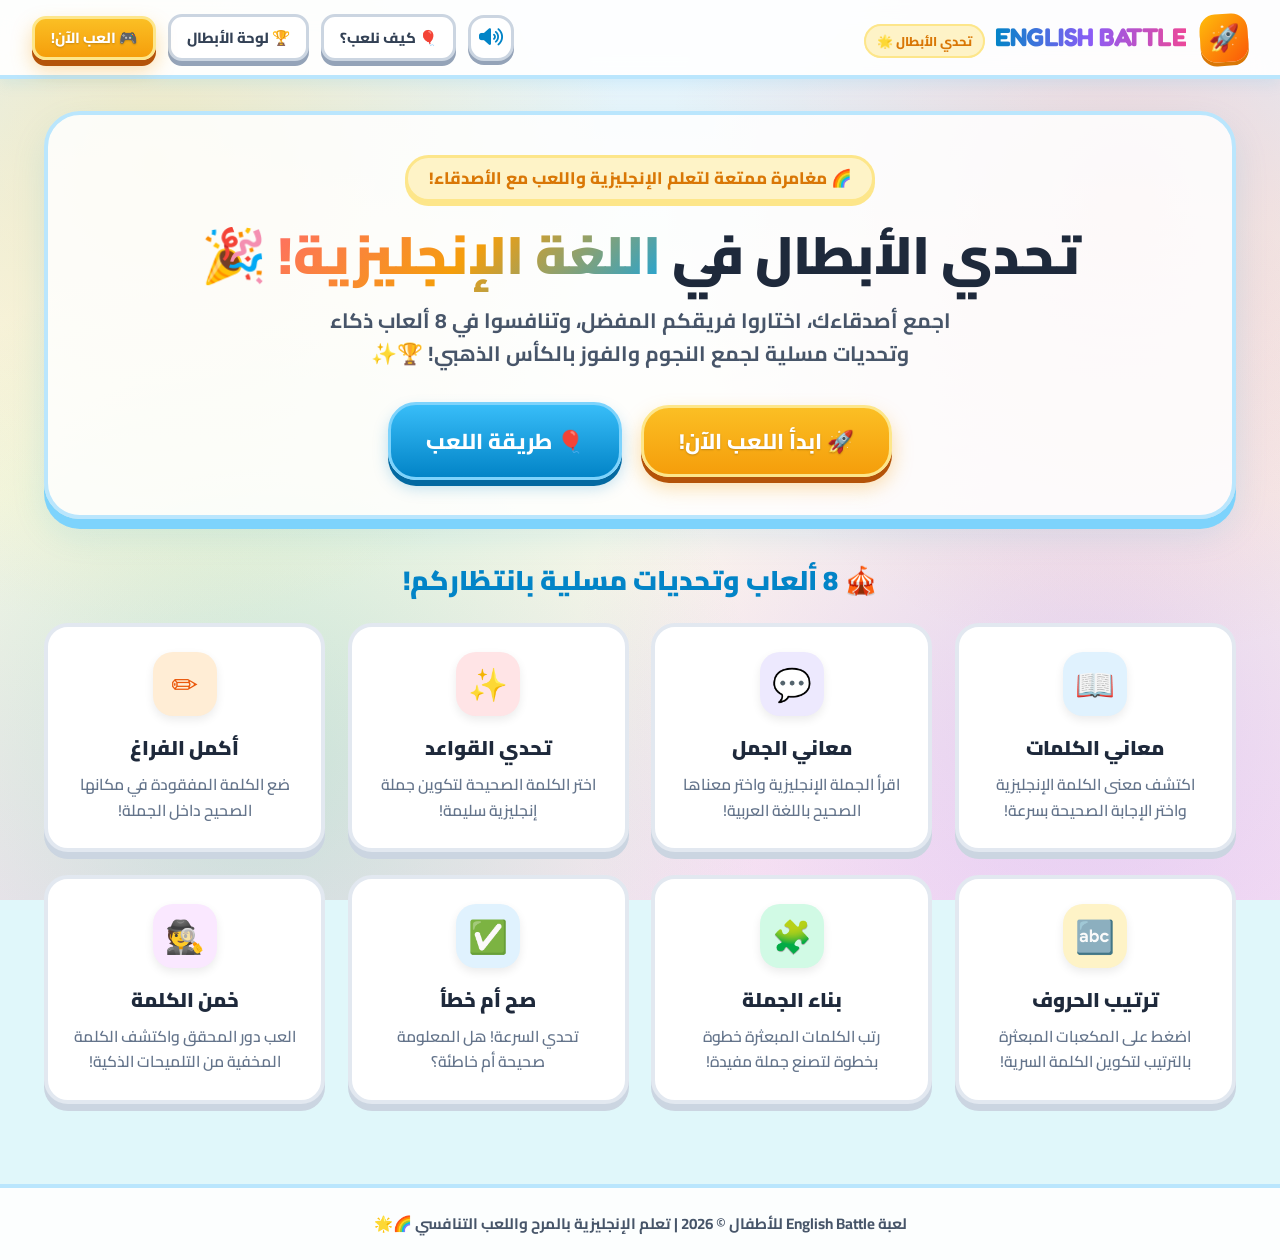
<file: index.html>
<!DOCTYPE html>
<html lang="ar" dir="rtl">
<head>
    <meta charset="UTF-8">
    <meta name="viewport" content="width=device-width, initial-scale=1.0">
    <title>English Battle | لعبة تحدي الأبطال بالإنجليزية</title>
    <link rel="stylesheet" href="css/main.css">
    <link rel="stylesheet" href="css/responsive.css">
    <link rel="stylesheet" href="https://cdnjs.cloudflare.com/ajax/libs/font-awesome/6.4.0/css/all.min.css">
</head>
<body>
    <header class="top-nav">
        <a href="index.html" class="nav-brand">
            <div class="brand-icon">🚀</div>
            <div>
                <span class="brand-title font-en">ENGLISH BATTLE</span>
                <span class="brand-badge">تحدي الأبطال 🌟</span>
            </div>
        </a>
        <div class="nav-actions">
            <button id="btn-sound-toggle" class="btn-icon" title="كتم / تفعيل الصوت"><i class="fa-solid fa-volume-high"></i></button>
            <button id="btn-how-to-play" class="btn btn-secondary btn-sm">🎈 كيف نلعب؟</button>
            <button id="btn-view-history" class="btn btn-secondary btn-sm">🏆 لوحة الأبطال</button>
            <a href="setup.html" class="btn btn-gold btn-sm">🎮 العب الآن!</a>
        </div>
    </header>

    <main class="main-container">
        <section class="hero-section">
            <div class="hero-badge">🌈 مغامرة ممتعة لتعلم الإنجليزية واللعب مع الأصدقاء!</div>
            <h1 class="hero-title">تحدي الأبطال في <span>اللغة الإنجليزية!</span> 🎉</h1>
            <p class="hero-subtitle">اجمع أصدقاءك، اختاروا فريقكم المفضل، وتنافسوا في 8 ألعاب ذكاء وتحديات مسلية لجمع النجوم والفوز بالكأس الذهبي! 🏆✨</p>
            <div class="hero-cta">
                <a href="setup.html" class="btn btn-gold btn-lg">🚀 ابدأ اللعب الآن!</a>
                <button id="btn-quick-rules" class="btn btn-primary btn-lg">🎈 طريقة اللعب</button>
            </div>
        </section>

        <div id="last-result-container" style="display: none; margin-bottom: 2.5rem;"></div>

        <h2 style="font-size: 1.7rem; font-weight: 900; margin-bottom: 1.25rem; text-align: center; color: #0284c7;">
            🎪 8 ألعاب وتحديات مسلية بانتظاركم!
        </h2>
        <div class="features-grid">
            <div class="feature-box">
                <div class="feature-icon" style="background: #e0f2fe; color: #0284c7;">📖</div>
                <h3 class="feature-title">معاني الكلمات</h3>
                <p class="feature-desc">اكتشف معنى الكلمة الإنجليزية واختر الإجابة الصحيحة بسرعة!</p>
            </div>
            <div class="feature-box">
                <div class="feature-icon" style="background: #ede9fe; color: #7c3aed;">💬</div>
                <h3 class="feature-title">معاني الجمل</h3>
                <p class="feature-desc">اقرأ الجملة الإنجليزية واختر معناها الصحيح باللغة العربية!</p>
            </div>
            <div class="feature-box">
                <div class="feature-icon" style="background: #ffe4e6; color: #e11d48;">✨</div>
                <h3 class="feature-title">تحدي القواعد</h3>
                <p class="feature-desc">اختر الكلمة الصحيحة لتكوين جملة إنجليزية سليمة!</p>
            </div>
            <div class="feature-box">
                <div class="feature-icon" style="background: #ffedd5; color: #ea580c;">✏️</div>
                <h3 class="feature-title">أكمل الفراغ</h3>
                <p class="feature-desc">ضع الكلمة المفقودة في مكانها الصحيح داخل الجملة!</p>
            </div>
            <div class="feature-box">
                <div class="feature-icon" style="background: #fef3c7; color: #d97706;">🔤</div>
                <h3 class="feature-title">ترتيب الحروف</h3>
                <p class="feature-desc">اضغط على المكعبات المبعثرة بالترتيب لتكوين الكلمة السرية!</p>
            </div>
            <div class="feature-box">
                <div class="feature-icon" style="background: #d1fae5; color: #059669;">🧩</div>
                <h3 class="feature-title">بناء الجملة</h3>
                <p class="feature-desc">رتب الكلمات المبعثرة خطوة بخطوة لتصنع جملة مفيدة!</p>
            </div>
            <div class="feature-box">
                <div class="feature-icon" style="background: #e0f2fe; color: #0369a1;">✅</div>
                <h3 class="feature-title">صح أم خطأ</h3>
                <p class="feature-desc">تحدي السرعة! هل المعلومة صحيحة أم خاطئة؟</p>
            </div>
            <div class="feature-box">
                <div class="feature-icon" style="background: #fae8ff; color: #a21caf;">🕵️</div>
                <h3 class="feature-title">خمن الكلمة</h3>
                <p class="feature-desc">العب دور المحقق واكتشف الكلمة المخفية من التلميحات الذكية!</p>
            </div>
        </div>
    </main>

    <div id="modal-how-to-play" class="modal-overlay">
        <div class="modal-content">
            <div class="modal-header">
                <h2 class="modal-title">🎈 كيف نلعب ونفوز؟</h2>
                <button class="modal-close" data-close="modal-how-to-play">&times;</button>
            </div>
            <div style="display: flex; flex-direction: column; gap: 1rem; color: #334155; font-weight: 700; line-height: 1.7;">
                <p>🦁 <strong>1. اختاروا فرقكم:</strong> كونوا فريقين أو 3 أو 4 فرق، واختاروا اسماً ولوناً مبهجاً لكل فريق.</p>
                <p>🎯 <strong>2. اللعب بالدور تلقائياً:</strong> اللعبة تحدد دور كل فريق بالتناوب، ويظهر اسم الفريق في أعلى الشاشة.</p>
                <p>⚡ <strong>3. إجابة فورية ونقاط تلقائية:</strong> بمجرد الضغط على الإجابة الصحيحة، تحصلون على النقاط فوراً مع مكافأة سرعة إضافية!</p>
                <p>🏆 <strong>4. الفوز بالكأس:</strong> في نهاية الأسئلة، نحتفل بالفريق البطل على منصة التتويج!</p>
            </div>
            <div style="margin-top: 1.5rem; text-align: left;">
                <button class="btn btn-primary btn-sm" data-close="modal-how-to-play">هيا نلعب! 🚀</button>
            </div>
        </div>
    </div>

    <div id="modal-history" class="modal-overlay">
        <div class="modal-content" style="max-width: 720px;">
            <div class="modal-header">
                <h2 class="modal-title">🏆 لوحة الأبطال السابقة</h2>
                <button class="modal-close" data-close="modal-history">&times;</button>
            </div>
            <div id="history-list-container" style="max-height: 350px; overflow-y: auto;"></div>
            <div style="margin-top: 1.5rem; display: flex; justify-content: space-between; align-items: center;">
                <button id="btn-clear-history" class="btn btn-danger btn-sm"><i class="fa-solid fa-trash-can"></i> مسح السجل</button>
                <button class="btn btn-secondary btn-sm" data-close="modal-history">إغلاق</button>
            </div>
        </div>
    </div>

    <footer class="footer">
        <p>لعبة <strong>English Battle</strong> للأطفال &copy; 2026 | تعلم الإنجليزية بالمرح واللعب التنافسي 🌈🌟</p>
    </footer>

    <script src="js/storage.js"></script>
    <script src="js/audio.js"></script>
    <script src="js/questions_data.js"></script>
    <script src="js/questions.js"></script>
    <script src="js/app.js"></script>
</body>
</html>
</file>
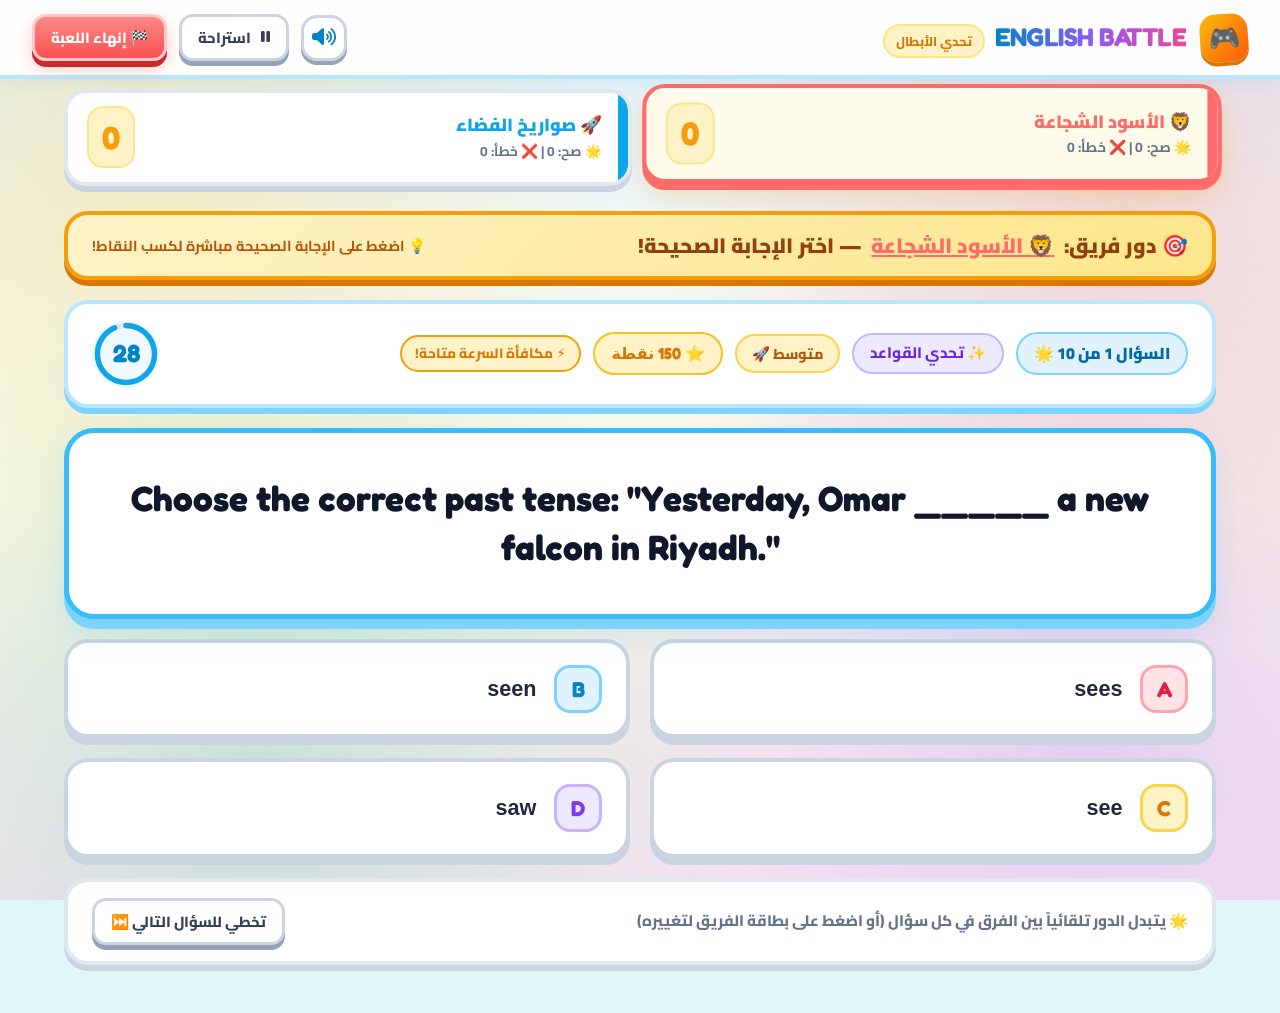
<file: game.html>
<!DOCTYPE html>
<html lang="ar" dir="rtl">
<head>
    <meta charset="UTF-8">
    <meta name="viewport" content="width=device-width, initial-scale=1.0">
    <title>ساحة اللعب | English Battle</title>
    <link rel="stylesheet" href="css/main.css">
    <link rel="stylesheet" href="css/game.css">
    <link rel="stylesheet" href="css/responsive.css">
    <link rel="stylesheet" href="https://cdnjs.cloudflare.com/ajax/libs/font-awesome/6.4.0/css/all.min.css">
</head>
<body class="game-body">
    <header class="top-nav">
        <div class="nav-brand">
            <div class="brand-icon">🎮</div>
            <div>
                <span class="brand-title font-en">ENGLISH BATTLE</span>
                <span class="brand-badge" id="match-stage-badge">تحدي الأبطال</span>
            </div>
        </div>
        <div class="nav-actions">
            <button id="btn-sound-toggle" class="btn-icon" title="كتم / تفعيل الصوت"><i class="fa-solid fa-volume-high"></i></button>
            <button id="btn-pause-timer" class="btn btn-secondary btn-sm"><i class="fa-solid fa-pause"></i> <span id="pause-btn-text">استراحة</span></button>
            <button id="btn-end-match" class="btn btn-danger btn-sm">🏁 إنهاء اللعبة</button>
        </div>
    </header>

    <div id="scoreboard-bar" class="scoreboard-bar"></div>

    <main class="game-layout">
        <!-- Turn Indicator Banner -->
        <div class="turn-banner">
            <div id="turn-banner-text" class="turn-banner-title">🎯 دور الفريق الأول!</div>
            <div style="font-size: 0.9rem; font-weight: 700; color: #b45309;">💡 اضغط على الإجابة الصحيحة مباشرة لكسب النقاط!</div>
        </div>

        <div class="question-header">
            <div class="question-meta-group">
                <span id="q-counter" class="q-counter-badge">السؤال 1 من 10 🌟</span>
                <span id="q-category" class="q-category-badge">📖 معاني الكلمات</span>
                <span id="q-difficulty" class="q-diff-badge q-diff-medium">متوسط</span>
                <span id="q-points" class="q-points-badge">⭐ 150 نقطة</span>
                <span id="speed-bonus-badge" style="display: none; background: #fef3c7; border: 2px solid #f59e0b; color: #d97706; padding: 0.35rem 0.85rem; border-radius: var(--radius-full); font-size: 0.85rem; font-weight: 800;">
                    ⚡ مكافأة السرعة متاحة!
                </span>
            </div>
            <div class="timer-container">
                <div id="timer-circle" class="timer-circle">
                    <svg viewBox="0 0 100 100">
                        <circle class="circle-bg" cx="50" cy="50" r="42"></circle>
                        <circle id="timer-progress" class="circle-progress" cx="50" cy="50" r="42" stroke-dasharray="263.89" stroke-dashoffset="0"></circle>
                    </svg>
                    <span id="timer-display" class="timer-text">30</span>
                </div>
            </div>
        </div>

        <div class="question-stage-card">
            <div id="question-text" class="question-text">Loading Question...</div>
            <div id="question-subhint" class="question-subhint" style="display: none;"></div>
        </div>

        <div id="challenge-arena"></div>

        <!-- Instant Kid-Friendly Feedback & Next Question Box -->
        <div id="explanation-box" class="explanation-box">
            <div class="explanation-header">
                <span id="explanation-title">🎉 رائع!</span>
                <button id="btn-next-question" class="btn btn-primary">
                    <span>السؤال التالي ⏭️</span>
                </button>
            </div>
            <div id="explanation-text" class="explanation-body"></div>
        </div>

        <!-- Simple Bottom Navigation for Kids -->
        <div class="kids-action-bar">
            <span style="font-weight: 800; color: #64748b; font-size: 0.95rem;">
                🌟 يتبدل الدور تلقائياً بين الفرق في كل سؤال (أو اضغط على بطاقة الفريق لتغييره)
            </span>
            <button id="btn-skip-question" class="btn btn-secondary btn-sm">
                تخطي للسؤال التالي ⏭️
            </button>
        </div>
    </main>

    <div id="modal-confirm-end" class="modal-overlay">
        <div class="modal-content" style="max-width: 480px; text-align: center;">
            <div style="font-size: 3.5rem; margin-bottom: 0.5rem;">🏆</div>
            <h2 style="font-size: 1.5rem; font-weight: 900; margin-bottom: 0.75rem; color: #1e293b;">هل تريدون إنهاء اللعبة وإعلان البطل الآن؟</h2>
            <div style="display: flex; justify-content: center; gap: 1rem; margin-top: 1.5rem;">
                <button id="btn-confirm-end-yes" class="btn btn-gold">نعم، احتفالية الفائزين! 🎉</button>
                <button id="btn-confirm-end-no" class="btn btn-secondary">إكمال اللعب 🎮</button>
            </div>
        </div>
    </div>
    <div id="toast-container" class="toast-container"></div>

    <script src="js/storage.js"></script>
    <script src="js/audio.js"></script>
    <script src="js/scoring.js"></script>
    <script src="js/timer.js"></script>
    <script src="js/questions_data.js"></script>
    <script src="js/questions.js"></script>
    <script src="js/game.js"></script>
</body>
</html>
</file>
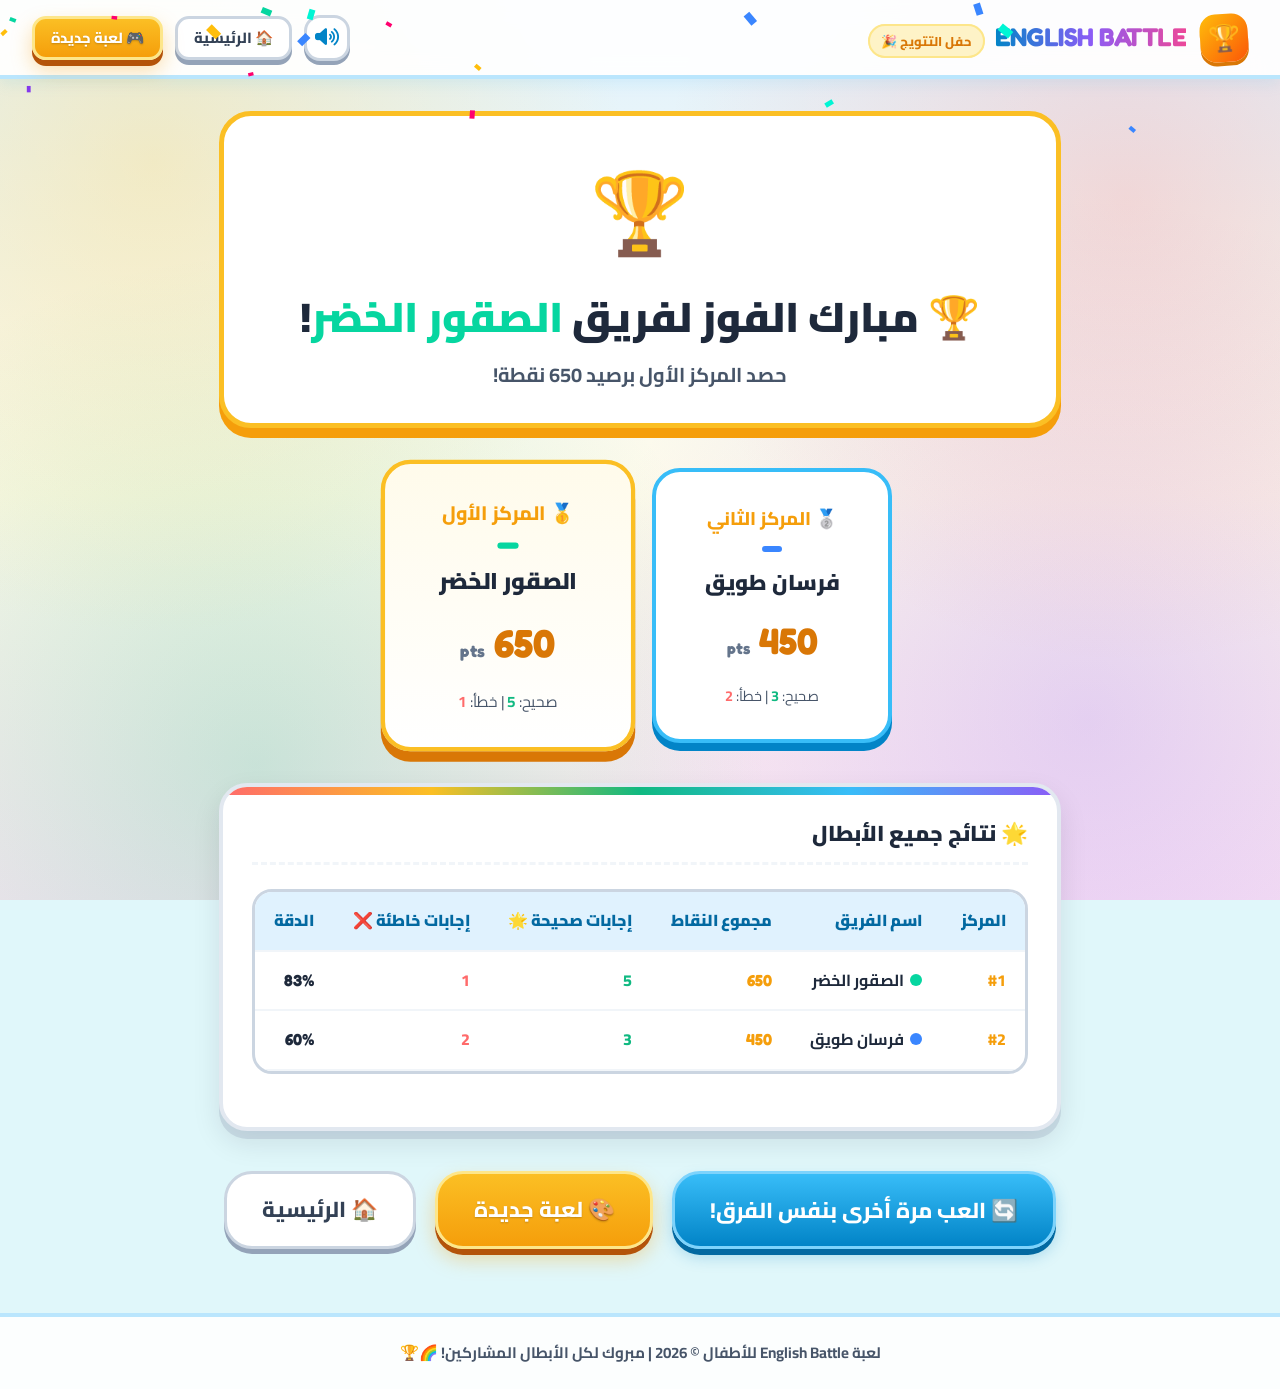
<file: results.html>
<!DOCTYPE html>
<html lang="ar" dir="rtl">
<head>
    <meta charset="UTF-8">
    <meta name="viewport" content="width=device-width, initial-scale=1.0">
    <title>حفل الأبطال الفائزين | English Battle</title>
    <link rel="stylesheet" href="css/main.css">
    <link rel="stylesheet" href="css/game.css">
    <link rel="stylesheet" href="css/responsive.css">
    <link rel="stylesheet" href="https://cdnjs.cloudflare.com/ajax/libs/font-awesome/6.4.0/css/all.min.css">
</head>
<body>
    <canvas id="confetti-canvas" class="confetti-canvas"></canvas>
    <header class="top-nav">
        <a href="index.html" class="nav-brand">
            <div class="brand-icon">🏆</div>
            <div>
                <span class="brand-title font-en">ENGLISH BATTLE</span>
                <span class="brand-badge">حفل التتويج 🎉</span>
            </div>
        </a>
        <div class="nav-actions">
            <button id="btn-sound-toggle" class="btn-icon" title="كتم / تفعيل الصوت"><i class="fa-solid fa-volume-high"></i></button>
            <a href="index.html" class="btn btn-secondary btn-sm">🏠 الرئيسية</a>
            <a href="setup.html" class="btn btn-gold btn-sm">🎮 لعبة جديدة</a>
        </div>
    </header>

    <main class="results-container">
        <div id="winner-banner" class="winner-banner">
            <div class="winner-trophy">🏆</div>
            <h1 id="winner-announcement" style="font-size: 2.6rem; font-weight: 900; margin-bottom: 0.5rem; color: #1e293b;"></h1>
            <p id="winner-subtitle" style="font-size: 1.25rem; font-weight: 700; color: #475569;"></p>
        </div>
        <div id="podium-section" class="podium-grid"></div>
        <div class="card" style="margin-top: 2rem; text-align: right;">
            <div class="section-header">
                <h2 class="section-title">🌟 نتائج جميع الأبطال</h2>
            </div>
            <table class="stats-table">
                <thead>
                    <tr><th>المركز</th><th>اسم الفريق</th><th>مجموع النقاط</th><th>إجابات صحيحة 🌟</th><th>إجابات خاطئة ❌</th><th>الدقة</th></tr>
                </thead>
                <tbody id="stats-table-body"></tbody>
            </table>
        </div>
        <div id="category-leaders-card" class="card" style="margin-top: 1.5rem; text-align: right; display: none;">
            <div class="section-header">
                <h2 class="section-title">🏅 أوسمة التميز للأبطال</h2>
            </div>
            <div id="category-leaders-grid" style="display: grid; grid-template-columns: repeat(auto-fit, minmax(220px, 1fr)); gap: 1rem;"></div>
        </div>
        <div style="display: flex; justify-content: center; gap: 1.2rem; flex-wrap: wrap; margin-top: 2.5rem;">
            <button id="btn-replay-same" class="btn btn-primary btn-lg">🔄 العب مرة أخرى بنفس الفرق!</button>
            <a href="setup.html" class="btn btn-gold btn-lg">🎨 لعبة جديدة</a>
            <a href="index.html" class="btn btn-secondary btn-lg">🏠 الرئيسية</a>
        </div>
    </main>

    <footer class="footer">
        <p>لعبة <strong>English Battle</strong> للأطفال &copy; 2026 | مبروك لكل الأبطال المشاركين! 🌈🏆</p>
    </footer>

    <script src="js/storage.js"></script>
    <script src="js/audio.js"></script>
    <script src="js/scoring.js"></script>
    <script src="js/questions_data.js"></script>
    <script src="js/questions.js"></script>
    <script src="js/results.js"></script>
</body>
</html>
</file>
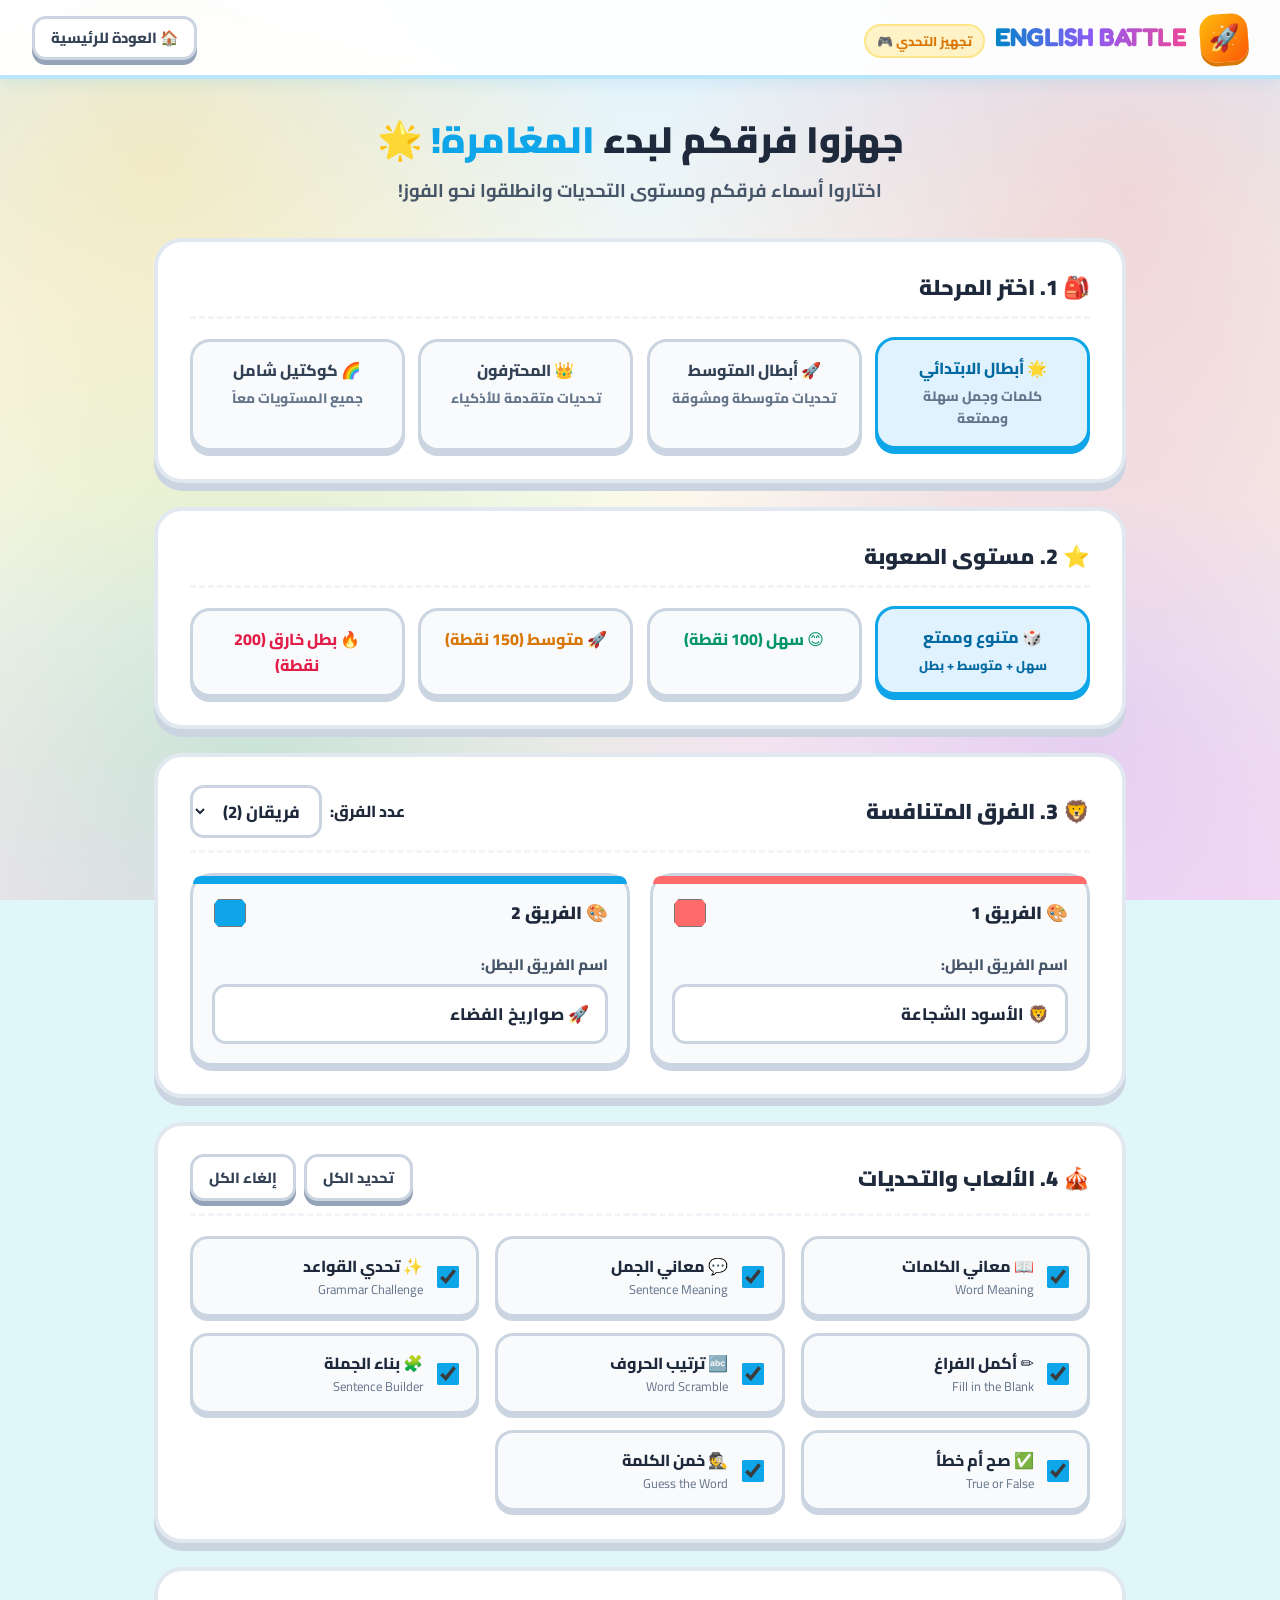
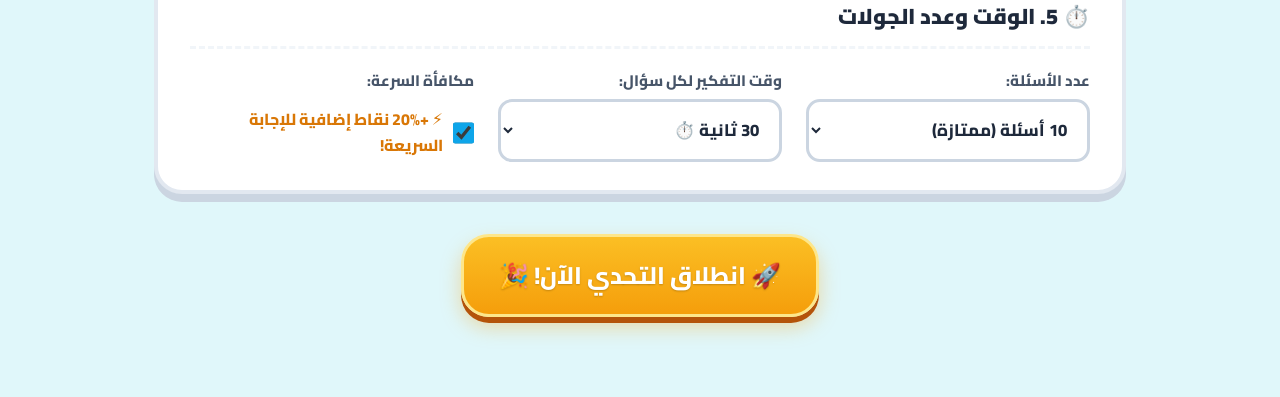
<file: setup.html>
<!DOCTYPE html>
<html lang="ar" dir="rtl">
<head>
    <meta charset="UTF-8">
    <meta name="viewport" content="width=device-width, initial-scale=1.0">
    <title>تجهيز اللعبة | English Battle</title>
    <link rel="stylesheet" href="css/main.css">
    <link rel="stylesheet" href="css/responsive.css">
    <link rel="stylesheet" href="https://cdnjs.cloudflare.com/ajax/libs/font-awesome/6.4.0/css/all.min.css">
</head>
<body>
    <header class="top-nav">
        <a href="index.html" class="nav-brand">
            <div class="brand-icon">🚀</div>
            <div>
                <span class="brand-title font-en">ENGLISH BATTLE</span>
                <span class="brand-badge">تجهيز التحدي 🎮</span>
            </div>
        </a>
        <div class="nav-actions">
            <a href="index.html" class="btn btn-secondary btn-sm">🏠 العودة للرئيسية</a>
        </div>
    </header>

    <main class="main-container" style="max-width: 1020px;">
        <div style="text-align: center; margin-bottom: 2rem;">
            <h1 style="font-size: 2.3rem; font-weight: 900; margin-bottom: 0.4rem; color: #1e293b;">
                جهزوا فرقكم لبدء <span class="text-cyan">المغامرة!</span> 🌟
            </h1>
            <p style="color: #475569; font-weight: 700; font-size: 1.15rem;">اختاروا أسماء فرقكم ومستوى التحديات وانطلقوا نحو الفوز!</p>
        </div>

        <form id="setup-form">
            <div class="setup-section">
                <div class="section-header">
                    <h2 class="section-title">🎒 1. اختر المرحلة</h2>
                </div>
                <div class="radio-pills">
                    <input type="radio" name="stage" id="stage-primary" value="primary" class="radio-pill-input" checked>
                    <label for="stage-primary" class="radio-pill-label"><span>🌟 أبطال الابتدائي</span><span style="font-size: 0.85rem; color: #64748b;">كلمات وجمل سهلة وممتعة</span></label>
                    <input type="radio" name="stage" id="stage-intermediate" value="intermediate" class="radio-pill-input">
                    <label for="stage-intermediate" class="radio-pill-label"><span>🚀 أبطال المتوسط</span><span style="font-size: 0.85rem; color: #64748b;">تحديات متوسطة ومشوقة</span></label>
                    <input type="radio" name="stage" id="stage-secondary" value="secondary" class="radio-pill-input">
                    <label for="stage-secondary" class="radio-pill-label"><span>👑 المحترفون</span><span style="font-size: 0.85rem; color: #64748b;">تحديات متقدمة للأذكياء</span></label>
                    <input type="radio" name="stage" id="stage-all" value="all" class="radio-pill-input">
                    <label for="stage-all" class="radio-pill-label"><span>🌈 كوكتيل شامل</span><span style="font-size: 0.85rem; color: #64748b;">جميع المستويات معاً</span></label>
                </div>
            </div>

            <div class="setup-section">
                <div class="section-header">
                    <h2 class="section-title">⭐ 2. مستوى الصعوبة</h2>
                </div>
                <div class="radio-pills">
                    <input type="radio" name="difficulty" id="diff-all" value="all" class="radio-pill-input" checked>
                    <label for="diff-all" class="radio-pill-label"><span>🎲 متنوع وممتع</span><span style="font-size: 0.8rem;">سهل + متوسط + بطل</span></label>
                    <input type="radio" name="difficulty" id="diff-easy" value="easy" class="radio-pill-input">
                    <label for="diff-easy" class="radio-pill-label"><span style="color: #059669;">😊 سهل (100 نقطة)</span></label>
                    <input type="radio" name="difficulty" id="diff-medium" value="medium" class="radio-pill-input">
                    <label for="diff-medium" class="radio-pill-label"><span style="color: #d97706;">🚀 متوسط (150 نقطة)</span></label>
                    <input type="radio" name="difficulty" id="diff-hard" value="hard" class="radio-pill-input">
                    <label for="diff-hard" class="radio-pill-label"><span style="color: #e11d48;">🔥 بطل خارق (200 نقطة)</span></label>
                </div>
            </div>

            <div class="setup-section">
                <div class="section-header">
                    <h2 class="section-title">🦁 3. الفرق المتنافسة</h2>
                    <div style="display: flex; align-items: center; gap: 0.5rem;">
                        <label for="team-count-select" style="font-size: 1rem; font-weight: 800;">عدد الفرق:</label>
                        <select id="team-count-select" class="form-input" style="padding: 0.4rem 0.9rem; width: auto;">
                            <option value="2" selected>فريقان (2)</option>
                            <option value="3">3 فرق</option>
                            <option value="4">4 فرق</option>
                        </select>
                    </div>
                </div>
                <div id="teams-container" class="teams-grid"></div>
            </div>

            <div class="setup-section">
                <div class="section-header">
                    <h2 class="section-title">🎪 4. الألعاب والتحديات</h2>
                    <div style="display: flex; gap: 0.5rem;">
                        <button type="button" id="btn-select-all-cats" class="btn btn-secondary btn-sm">تحديد الكل</button>
                        <button type="button" id="btn-deselect-all-cats" class="btn btn-secondary btn-sm">إلغاء الكل</button>
                    </div>
                </div>
                <div class="categories-selection-grid">
                    <label class="cat-check-card"><input type="checkbox" name="categories" value="word_meaning" class="cat-check-input" checked><div class="cat-info"><div class="cat-name" style="font-weight: 800;">📖 معاني الكلمات</div><div style="font-size: 0.8rem; color: #64748b;">Word Meaning</div></div></label>
                    <label class="cat-check-card"><input type="checkbox" name="categories" value="sentence_meaning" class="cat-check-input" checked><div class="cat-info"><div class="cat-name" style="font-weight: 800;">💬 معاني الجمل</div><div style="font-size: 0.8rem; color: #64748b;">Sentence Meaning</div></div></label>
                    <label class="cat-check-card"><input type="checkbox" name="categories" value="grammar" class="cat-check-input" checked><div class="cat-info"><div class="cat-name" style="font-weight: 800;">✨ تحدي القواعد</div><div style="font-size: 0.8rem; color: #64748b;">Grammar Challenge</div></div></label>
                    <label class="cat-check-card"><input type="checkbox" name="categories" value="fill_blank" class="cat-check-input" checked><div class="cat-info"><div class="cat-name" style="font-weight: 800;">✏️ أكمل الفراغ</div><div style="font-size: 0.8rem; color: #64748b;">Fill in the Blank</div></div></label>
                    <label class="cat-check-card"><input type="checkbox" name="categories" value="word_scramble" class="cat-check-input" checked><div class="cat-info"><div class="cat-name" style="font-weight: 800;">🔤 ترتيب الحروف</div><div style="font-size: 0.8rem; color: #64748b;">Word Scramble</div></div></label>
                    <label class="cat-check-card"><input type="checkbox" name="categories" value="sentence_builder" class="cat-check-input" checked><div class="cat-info"><div class="cat-name" style="font-weight: 800;">🧩 بناء الجملة</div><div style="font-size: 0.8rem; color: #64748b;">Sentence Builder</div></div></label>
                    <label class="cat-check-card"><input type="checkbox" name="categories" value="true_false" class="cat-check-input" checked><div class="cat-info"><div class="cat-name" style="font-weight: 800;">✅ صح أم خطأ</div><div style="font-size: 0.8rem; color: #64748b;">True or False</div></div></label>
                    <label class="cat-check-card"><input type="checkbox" name="categories" value="guess_word" class="cat-check-input" checked><div class="cat-info"><div class="cat-name" style="font-weight: 800;">🕵️ خمن الكلمة</div><div style="font-size: 0.8rem; color: #64748b;">Guess the Word</div></div></label>
                </div>
            </div>

            <div class="setup-section">
                <div class="section-header">
                    <h2 class="section-title">⏱️ 5. الوقت وعدد الجولات</h2>
                </div>
                <div style="display: grid; grid-template-columns: repeat(auto-fit, minmax(220px, 1fr)); gap: 1.5rem;">
                    <div class="form-group">
                        <label for="question-count-select" class="form-label">عدد الأسئلة:</label>
                        <select id="question-count-select" class="form-input">
                            <option value="5">5 أسئلة (جولة سريعة)</option>
                            <option value="10" selected>10 أسئلة (ممتازة)</option>
                            <option value="15">15 سؤالاً</option>
                            <option value="20">20 سؤالاً (تحدي كبير)</option>
                        </select>
                    </div>
                    <div class="form-group">
                        <label for="time-duration-select" class="form-label">وقت التفكير لكل سؤال:</label>
                        <select id="time-duration-select" class="form-input">
                            <option value="15">15 ثانية ⚡</option>
                            <option value="30" selected>30 ثانية ⏱️</option>
                            <option value="45">45 ثانية 🐢</option>
                            <option value="60">60 ثانية 🌟</option>
                            <option value="0">بدون مؤقت (مفتوح) ♾️</option>
                        </select>
                    </div>
                    <div class="form-group">
                        <label class="form-label">مكافأة السرعة:</label>
                        <label style="display: flex; align-items: center; gap: 0.6rem; cursor: pointer; padding-top: 0.5rem;">
                            <input type="checkbox" id="speed-bonus-toggle" class="cat-check-input" checked>
                            <span style="font-weight: 800; color: #d97706;">⚡ +20% نقاط إضافية للإجابة السريعة!</span>
                        </label>
                    </div>
                </div>
                <input type="hidden" id="pts-easy" value="100">
                <input type="hidden" id="pts-medium" value="150">
                <input type="hidden" id="pts-hard" value="200">
            </div>

            <div style="text-align: center; margin-top: 2.5rem; margin-bottom: 3rem;">
                <button type="submit" id="btn-start-battle" class="btn btn-gold btn-lg" style="min-width: 320px; font-size: 1.5rem;">
                    🚀 انطلاق التحدي الآن! 🎉
                </button>
            </div>
        </form>
    </main>

    <script src="js/storage.js"></script>
    <script src="js/audio.js"></script>
    <script src="js/questions_data.js"></script>
    <script src="js/questions.js"></script>
    <script src="js/setup.js"></script>
</body>
</html>
</file>
<file: css/main.css>
/**
 * English Battle - Kids Edition Main Stylesheet
 * Bright, cheerful, vibrant 3D cartoon aesthetic for children
 */

@import url('https://fonts.googleapis.com/css2?family=Cairo:wght@600;700;800;900&family=Fredoka:wght@500;600;700&family=Inter:wght@600;700;800;900&display=swap');

:root {
    --bg-main: #f0f9ff;
    --bg-card: #ffffff;
    --bg-elevated: #f8fafc;
    --bg-surface: #e0f2fe;
    --border-color: #cbd5e1;
    --border-chunky: #94a3b8;

    --text-primary: #1e293b;
    --text-secondary: #475569;
    --text-muted: #64748b;

    --accent-cyan: #0ea5e9;
    --accent-gold: #f59e0b;
    --accent-purple: #8b5cf6;
    --accent-pink: #ec4899;
    --accent-orange: #f97316;

    --success-green: #10b981;
    --danger-red: #ff6b6b;
    --warning-yellow: #fbbf24;
    --info-blue: #3b82f6;

    --team-1: #ff6b6b;
    --team-2: #0ea5e9;
    --team-3: #10b981;
    --team-4: #f59e0b;

    --font-ar: 'Cairo', system-ui, -apple-system, sans-serif;
    --font-en: 'Fredoka', 'Inter', system-ui, -apple-system, sans-serif;

    --radius-sm: 14px;
    --radius-md: 20px;
    --radius-lg: 28px;
    --radius-full: 9999px;

    --shadow-subtle: 0 6px 0 rgba(148, 163, 184, 0.25), 0 8px 20px rgba(15, 23, 42, 0.06);
    --shadow-elevated: 0 8px 0 rgba(148, 163, 184, 0.3), 0 12px 28px rgba(15, 23, 42, 0.1);
    --shadow-glow: 0 0 25px rgba(14, 165, 233, 0.35);

    --transition-fast: 0.15s cubic-bezier(0.34, 1.56, 0.64, 1);
    --transition-normal: 0.25s cubic-bezier(0.34, 1.56, 0.64, 1);
}

*, *::before, *::after {
    box-sizing: border-box;
    margin: 0;
    padding: 0;
}

html {
    direction: rtl;
    font-size: 16px;
    scroll-behavior: smooth;
}

body {
    background-color: #e0f7fa;
    background-image: 
        radial-gradient(circle at 12% 18%, rgba(255, 214, 102, 0.35) 0%, transparent 35%),
        radial-gradient(circle at 88% 22%, rgba(255, 107, 107, 0.22) 0%, transparent 35%),
        radial-gradient(circle at 20% 85%, rgba(16, 185, 129, 0.22) 0%, transparent 40%),
        radial-gradient(circle at 85% 80%, rgba(139, 92, 246, 0.22) 0%, transparent 40%),
        linear-gradient(180deg, #e0f2fe 0%, #fffbeb 55%, #fce7f3 100%);
    background-attachment: fixed;
    color: var(--text-primary);
    font-family: var(--font-ar);
    line-height: 1.6;
    min-height: 100vh;
    display: flex;
    flex-direction: column;
    overflow-x: hidden;
}

/* Typography Helpers */
.font-en {
    font-family: var(--font-en);
    direction: ltr;
    display: inline-block;
}

.text-cyan { color: var(--accent-cyan); }
.text-gold { color: var(--accent-gold); }
.text-green { color: var(--success-green); }
.text-red { color: var(--danger-red); }
.text-purple { color: var(--accent-purple); }
.text-muted { color: var(--text-muted); }

/* Header & Navigation Bar */
.top-nav {
    display: flex;
    align-items: center;
    justify-content: space-between;
    padding: 0.85rem 2rem;
    background: rgba(255, 255, 255, 0.92);
    backdrop-filter: blur(12px);
    border-bottom: 4px solid #bae6fd;
    position: sticky;
    top: 0;
    z-index: 100;
    box-shadow: 0 4px 15px rgba(14, 165, 233, 0.1);
}

.nav-brand {
    display: flex;
    align-items: center;
    gap: 0.85rem;
    text-decoration: none;
    color: var(--text-primary);
}

.brand-icon {
    width: 48px;
    height: 48px;
    background: linear-gradient(135deg, #ffbe0b, #fb5607);
    border-radius: 16px;
    display: flex;
    align-items: center;
    justify-content: center;
    font-size: 1.6rem;
    color: #ffffff;
    box-shadow: 0 4px 0 #d97706;
    transform: rotate(-4deg);
}

.brand-title {
    font-size: 1.6rem;
    font-weight: 900;
    letter-spacing: -0.5px;
    background: linear-gradient(90deg, #0284c7, #8b5cf6, #ec4899);
    -webkit-background-clip: text;
    -webkit-text-fill-color: transparent;
}

.brand-badge {
    font-size: 0.8rem;
    font-weight: 800;
    padding: 0.2rem 0.7rem;
    border-radius: var(--radius-full);
    background: #fef3c7;
    color: #d97706;
    border: 2px solid #fde68a;
    margin-right: 0.4rem;
}

.nav-actions {
    display: flex;
    align-items: center;
    gap: 0.75rem;
}

/* 3D Chunky Kid-Friendly Button System */
.btn {
    display: inline-flex;
    align-items: center;
    justify-content: center;
    gap: 0.6rem;
    padding: 0.75rem 1.5rem;
    font-family: var(--font-ar);
    font-size: 1.05rem;
    font-weight: 800;
    border-radius: var(--radius-md);
    border: 3px solid transparent;
    cursor: pointer;
    text-decoration: none;
    transition: all var(--transition-fast);
    user-select: none;
    position: relative;
}

.btn:active:not(:disabled) {
    transform: translateY(4px) !important;
    box-shadow: none !important;
}

.btn:disabled {
    opacity: 0.5;
    cursor: not-allowed;
}

.btn-sm {
    padding: 0.45rem 1rem;
    font-size: 0.92rem;
    border-radius: var(--radius-sm);
}

.btn-lg {
    padding: 1rem 2.2rem;
    font-size: 1.35rem;
    border-radius: var(--radius-lg);
}

.btn-primary {
    background: linear-gradient(180deg, #38bdf8, #0284c7);
    color: #ffffff;
    border-color: #7dd3fc;
    box-shadow: 0 6px 0 #0369a1, 0 8px 15px rgba(2, 132, 199, 0.25);
}

.btn-primary:hover:not(:disabled) {
    transform: translateY(-2px);
    box-shadow: 0 8px 0 #0369a1, 0 12px 20px rgba(2, 132, 199, 0.35);
}

.btn-secondary {
    background: #ffffff;
    color: #334155;
    border: 3px solid #cbd5e1;
    box-shadow: 0 5px 0 #94a3b8;
}

.btn-secondary:hover:not(:disabled) {
    background: #f8fafc;
    border-color: #94a3b8;
    transform: translateY(-2px);
}

.btn-gold {
    background: linear-gradient(180deg, #fbbf24, #f59e0b);
    color: #ffffff;
    text-shadow: 0 1px 2px rgba(0, 0, 0, 0.2);
    border-color: #fde68a;
    box-shadow: 0 6px 0 #b45309, 0 10px 20px rgba(245, 158, 11, 0.35);
}

.btn-gold:hover:not(:disabled) {
    transform: translateY(-3px) scale(1.02);
    box-shadow: 0 8px 0 #b45309, 0 14px 25px rgba(245, 158, 11, 0.45);
}

.btn-success {
    background: linear-gradient(180deg, #34d399, #10b981);
    color: #ffffff;
    border-color: #6ee7b7;
    box-shadow: 0 6px 0 #047857, 0 8px 15px rgba(16, 185, 129, 0.3);
}

.btn-danger {
    background: linear-gradient(180deg, #ff8787, #fa5252);
    color: #ffffff;
    border-color: #ffc9c9;
    box-shadow: 0 6px 0 #c92a2a, 0 8px 15px rgba(250, 82, 82, 0.3);
}

.btn-icon {
    width: 46px;
    height: 46px;
    padding: 0;
    border-radius: 16px;
    background: #ffffff;
    border: 3px solid #cbd5e1;
    box-shadow: 0 4px 0 #94a3b8;
    color: #0284c7;
    display: inline-flex;
    align-items: center;
    justify-content: center;
    font-size: 1.2rem;
    cursor: pointer;
}

.btn-icon:hover {
    background: #f0f9ff;
    border-color: #38bdf8;
    transform: translateY(-2px);
}

/* Cards & Layout */
.main-container {
    max-width: 1240px;
    margin: 0 auto;
    padding: 2rem 1.5rem;
    flex: 1;
    width: 100%;
}

.card {
    background: var(--bg-card);
    border: 4px solid #e2e8f0;
    border-radius: var(--radius-lg);
    padding: 1.8rem;
    box-shadow: var(--shadow-elevated);
    position: relative;
    overflow: hidden;
}

.card::before {
    content: '';
    position: absolute;
    top: 0;
    left: 0;
    right: 0;
    height: 8px;
    background: linear-gradient(90deg, #ff6b6b, #fbbf24, #10b981, #38bdf8, #8b5cf6);
}

/* Hero Section on Index */
.hero-section {
    text-align: center;
    padding: 2.5rem 1.5rem 2.2rem;
    background: rgba(255, 255, 255, 0.85);
    border: 4px solid #bae6fd;
    border-radius: 36px;
    box-shadow: 0 10px 0 #7dd3fc, 0 15px 35px rgba(14, 165, 233, 0.12);
    margin-bottom: 2.5rem;
    position: relative;
}

.hero-badge {
    display: inline-flex;
    align-items: center;
    gap: 0.5rem;
    padding: 0.45rem 1.3rem;
    background: #fef3c7;
    border: 3px solid #fde68a;
    border-radius: var(--radius-full);
    color: #d97706;
    font-size: 1.05rem;
    font-weight: 800;
    margin-bottom: 1.2rem;
    box-shadow: 0 4px 0 #fde68a;
}

.hero-title {
    font-size: 3.3rem;
    font-weight: 900;
    line-height: 1.25;
    margin-bottom: 1rem;
    color: #1e293b;
}

.hero-title span {
    background: linear-gradient(135deg, #ff6b6b 0%, #f59e0b 50%, #0ea5e9 100%);
    -webkit-background-clip: text;
    -webkit-text-fill-color: transparent;
}

.hero-subtitle {
    font-size: 1.3rem;
    color: #475569;
    max-width: 700px;
    margin: 0 auto 2rem;
    font-weight: 700;
}

.hero-cta {
    display: flex;
    justify-content: center;
    align-items: center;
    gap: 1.2rem;
    flex-wrap: wrap;
}

/* Feature grid on Index */
.features-grid {
    display: grid;
    grid-template-columns: repeat(auto-fit, minmax(260px, 1fr));
    gap: 1.4rem;
    margin-bottom: 3rem;
}

.feature-box {
    background: #ffffff;
    border: 4px solid #e2e8f0;
    border-radius: 24px;
    padding: 1.6rem;
    box-shadow: 0 7px 0 #cbd5e1;
    transition: transform var(--transition-normal), border-color var(--transition-normal);
    text-align: center;
}

.feature-box:hover {
    transform: translateY(-6px);
    border-color: #38bdf8;
    box-shadow: 0 10px 0 #7dd3fc;
}

.feature-icon {
    width: 64px;
    height: 64px;
    border-radius: 20px;
    display: flex;
    align-items: center;
    justify-content: center;
    font-size: 2rem;
    margin: 0 auto 1rem;
    box-shadow: 0 4px 10px rgba(0, 0, 0, 0.08);
}

.feature-title {
    font-size: 1.25rem;
    font-weight: 900;
    margin-bottom: 0.5rem;
    color: #1e293b;
}

.feature-desc {
    color: #64748b;
    font-size: 0.98rem;
    font-weight: 600;
}

/* Last Match Card */
.last-match-card {
    background: linear-gradient(135deg, #fffbeb, #fef3c7);
    border: 4px solid #fcd34d;
    border-radius: var(--radius-lg);
    padding: 1.75rem;
    margin-top: 1rem;
    box-shadow: 0 8px 0 #fbbf24;
}

.last-match-header {
    display: flex;
    align-items: center;
    justify-content: space-between;
    margin-bottom: 1rem;
}

/* Modals */
.modal-overlay {
    position: fixed;
    top: 0; left: 0; right: 0; bottom: 0;
    background: rgba(15, 23, 42, 0.55);
    backdrop-filter: blur(6px);
    display: flex;
    align-items: center;
    justify-content: center;
    z-index: 1000;
    padding: 1rem;
    opacity: 0;
    visibility: hidden;
    transition: all var(--transition-normal);
}

.modal-overlay.active {
    opacity: 1;
    visibility: visible;
}

.modal-content {
    background: #ffffff;
    border: 5px solid #38bdf8;
    border-radius: 30px;
    width: 100%;
    max-width: 620px;
    max-height: 90vh;
    overflow-y: auto;
    padding: 2rem;
    box-shadow: 0 12px 0 #0284c7, 0 20px 50px rgba(0, 0, 0, 0.25);
    transform: scale(0.9);
    transition: transform var(--transition-normal);
}

.modal-overlay.active .modal-content {
    transform: scale(1);
}

.modal-header {
    display: flex;
    align-items: center;
    justify-content: space-between;
    margin-bottom: 1.2rem;
    border-bottom: 3px dashed #e2e8f0;
    padding-bottom: 0.8rem;
}

.modal-title {
    font-size: 1.5rem;
    font-weight: 900;
    color: #0284c7;
}

.modal-close {
    background: #fee2e2;
    border: 2px solid #fca5a5;
    color: #ef4444;
    width: 38px;
    height: 38px;
    border-radius: 50%;
    font-size: 1.4rem;
    font-weight: 900;
    cursor: pointer;
    display: flex;
    align-items: center;
    justify-content: center;
}

/* Toast Notifications */
.toast-container {
    position: fixed;
    bottom: 2rem;
    left: 2rem;
    z-index: 2000;
    display: flex;
    flex-direction: column;
    gap: 0.75rem;
}

.toast {
    background: #ffffff;
    border: 4px solid #38bdf8;
    color: #1e293b;
    padding: 1rem 1.5rem;
    border-radius: 20px;
    box-shadow: 0 6px 0 #0284c7, 0 10px 25px rgba(0, 0, 0, 0.15);
    font-weight: 800;
    font-size: 1.1rem;
    display: flex;
    align-items: center;
    gap: 0.75rem;
    animation: toastBounce 0.4s cubic-bezier(0.34, 1.56, 0.64, 1);
}

@keyframes toastBounce {
    from { opacity: 0; transform: translateY(30px) scale(0.8); }
    to { opacity: 1; transform: translateY(0) scale(1); }
}

/* Setup Form Kids Styling */
.setup-section {
    background: #ffffff;
    border: 4px solid #e2e8f0;
    border-radius: 28px;
    padding: 1.75rem 2rem;
    margin-bottom: 1.5rem;
    box-shadow: 0 8px 0 #cbd5e1;
}
.section-header {
    display: flex;
    align-items: center;
    justify-content: space-between;
    margin-bottom: 1.25rem;
    border-bottom: 3px dashed #f1f5f9;
    padding-bottom: 0.75rem;
}
.section-title {
    font-size: 1.35rem;
    font-weight: 900;
    display: flex;
    align-items: center;
    gap: 0.6rem;
    color: #1e293b;
}
.radio-pills {
    display: flex;
    gap: 0.85rem;
    flex-wrap: wrap;
}
.radio-pill-label {
    flex: 1;
    min-width: 140px;
    background: #f8fafc;
    border: 3px solid #cbd5e1;
    border-radius: 20px;
    padding: 1rem 1.2rem;
    text-align: center;
    cursor: pointer;
    font-weight: 800;
    color: #334155;
    box-shadow: 0 5px 0 #cbd5e1;
    transition: all var(--transition-fast);
    user-select: none;
    display: flex;
    flex-direction: column;
    gap: 0.25rem;
}
.radio-pill-input { display: none; }
.radio-pill-input:checked + .radio-pill-label {
    border-color: #0ea5e9;
    background: #e0f2fe;
    color: #0369a1;
    box-shadow: 0 5px 0 #0ea5e9;
    transform: translateY(-2px);
}
.teams-grid {
    display: grid;
    grid-template-columns: repeat(auto-fit, minmax(240px, 1fr));
    gap: 1.2rem;
}
.team-config-card {
    background: #f8fafc;
    border: 3px solid #cbd5e1;
    border-radius: 22px;
    padding: 1.2rem;
    display: flex;
    flex-direction: column;
    gap: 0.85rem;
    position: relative;
    box-shadow: 0 5px 0 #cbd5e1;
}
.team-config-card::before {
    content: '';
    position: absolute;
    top: 0; right: 0; left: 0;
    height: 8px;
    background: var(--team-border-color, #ff6b6b);
    border-radius: 20px 20px 0 0;
}
.form-group { display: flex; flex-direction: column; gap: 0.4rem; }
.form-label { font-size: 0.95rem; font-weight: 800; color: #475569; }
.form-input {
    background: #ffffff;
    border: 3px solid #cbd5e1;
    border-radius: 14px;
    padding: 0.7rem 1rem;
    color: #1e293b;
    font-family: var(--font-ar);
    font-size: 1.05rem;
    font-weight: 800;
}
.form-input:focus {
    outline: none;
    border-color: #0ea5e9;
}
.categories-selection-grid {
    display: grid;
    grid-template-columns: repeat(auto-fit, minmax(220px, 1fr));
    gap: 1rem;
}
.cat-check-card {
    background: #f8fafc;
    border: 3px solid #cbd5e1;
    border-radius: 18px;
    padding: 0.9rem 1.1rem;
    cursor: pointer;
    display: flex;
    align-items: center;
    gap: 0.85rem;
    box-shadow: 0 4px 0 #cbd5e1;
    transition: all var(--transition-fast);
}
.cat-check-card:hover {
    border-color: #38bdf8;
    background: #f0f9ff;
}
.cat-check-input {
    width: 22px;
    height: 22px;
    accent-color: #0ea5e9;
    cursor: pointer;
}

/* Footer */
.footer {
    text-align: center;
    padding: 1.5rem;
    color: #475569;
    font-weight: 700;
    font-size: 0.95rem;
    border-top: 4px solid #bae6fd;
    background: rgba(255, 255, 255, 0.9);
}
</file>
<file: css/responsive.css>
@media (min-width: 1400px) {
    html { font-size: 18px; }
    .main-container, .game-layout { max-width: 1480px; }
    .question-text { font-size: 2.5rem; }
    .option-btn { font-size: 1.45rem; padding: 1.6rem 2rem; }
    .letter-block { width: 68px; height: 74px; font-size: 2rem; }
    .word-chip { font-size: 1.45rem; padding: 0.9rem 1.8rem; }
    .masked-word-display { font-size: 3.4rem; letter-spacing: 16px; }
}

@media (max-width: 1024px) {
    .options-grid { grid-template-columns: 1fr; }
    .question-text { font-size: 1.8rem; }
    .podium-grid { flex-direction: column; align-items: center; }
    .podium-place { width: 100%; max-width: 400px; order: initial !important; transform: none !important; }
}

@media (max-width: 768px) {
    html { font-size: 15px; }
    .top-nav { padding: 0.75rem 1rem; }
    .hero-title { font-size: 2.3rem; }
    .question-header { flex-direction: column; align-items: flex-start; gap: 1rem; }
    .timer-container { align-self: center; }
    .question-text { font-size: 1.5rem; }
    .tf-grid { grid-template-columns: 1fr; }
    .scoreboard-bar { grid-template-columns: 1fr 1fr; top: 60px; }
    .toolbar-row { flex-direction: column; align-items: stretch; }
    .team-selector-chips, .toolbar-actions { justify-content: center; }
}
</file>
<file: css/game.css>
/**
 * English Battle - Kids Edition Game Arena & Results Stylesheet
 */

.game-layout {
    display: flex;
    flex-direction: column;
    gap: 1.25rem;
    max-width: 1200px;
    margin: 0 auto;
    padding: 1rem 1.5rem 3rem;
}

/* Persistent Team Scoreboard */
.scoreboard-bar {
    display: grid;
    grid-template-columns: repeat(auto-fit, minmax(210px, 1fr));
    gap: 1rem;
    position: sticky;
    top: 72px;
    z-index: 90;
    padding: 0.6rem 1.5rem;
    max-width: 1200px;
    margin: 0 auto;
    width: 100%;
}

.team-score-card {
    background: #ffffff;
    border: 4px solid #e2e8f0;
    border-radius: 22px;
    padding: 0.85rem 1.2rem;
    display: flex;
    align-items: center;
    justify-content: space-between;
    transition: all var(--transition-normal);
    position: relative;
    overflow: hidden;
    cursor: pointer;
    user-select: none;
    box-shadow: 0 6px 0 #cbd5e1;
}

.team-score-card:hover {
    transform: translateY(-2px);
}

.team-score-card.active-answering {
    border-color: var(--team-color, #0ea5e9);
    background: #fffbeb;
    box-shadow: 0 7px 0 var(--team-color, #0ea5e9), 0 12px 25px rgba(245, 158, 11, 0.25);
    transform: translateY(-4px) scale(1.02);
}

.team-score-card::before {
    content: '';
    position: absolute;
    right: 0; top: 0; bottom: 0;
    width: 10px;
    background: var(--team-color, #0ea5e9);
}

.team-info {
    display: flex;
    flex-direction: column;
    gap: 0.1rem;
    padding-right: 0.4rem;
}

.team-name {
    font-weight: 900;
    font-size: 1.1rem;
    color: #1e293b;
}

.team-stats {
    font-size: 0.85rem;
    font-weight: 700;
    color: #64748b;
}

.team-score-val {
    font-family: var(--font-en);
    font-size: 2rem;
    font-weight: 900;
    color: #f59e0b;
    background: #fef3c7;
    padding: 0.2rem 0.8rem;
    border-radius: 16px;
    border: 2px solid #fde68a;
}

/* Active Turn Banner for Kids */
.turn-banner {
    background: linear-gradient(135deg, #fef3c7, #fde68a);
    border: 4px solid #f59e0b;
    border-radius: 24px;
    padding: 0.85rem 1.5rem;
    display: flex;
    align-items: center;
    justify-content: space-between;
    flex-wrap: wrap;
    gap: 1rem;
    box-shadow: 0 6px 0 #d97706;
    animation: bounceIn 0.4s ease;
}

@keyframes bounceIn {
    0% { transform: scale(0.95); opacity: 0.8; }
    60% { transform: scale(1.02); }
    100% { transform: scale(1); opacity: 1; }
}

.turn-banner-title {
    font-size: 1.3rem;
    font-weight: 900;
    color: #92400e;
    display: flex;
    align-items: center;
    gap: 0.6rem;
}

/* Question Header Bar */
.question-header {
    background: #ffffff;
    border: 4px solid #bae6fd;
    border-radius: 24px;
    padding: 1rem 1.5rem;
    display: flex;
    align-items: center;
    justify-content: space-between;
    gap: 1.2rem;
    box-shadow: 0 6px 0 #7dd3fc;
}

.question-meta-group {
    display: flex;
    align-items: center;
    gap: 0.75rem;
    flex-wrap: wrap;
}

.q-counter-badge {
    background: #e0f2fe;
    border: 2px solid #7dd3fc;
    padding: 0.4rem 1rem;
    border-radius: var(--radius-full);
    font-weight: 900;
    font-size: 1rem;
    color: #0369a1;
}

.q-category-badge {
    display: inline-flex;
    align-items: center;
    gap: 0.4rem;
    padding: 0.4rem 1rem;
    border-radius: var(--radius-full);
    font-weight: 800;
    font-size: 0.95rem;
    color: #6d28d9;
    background: #ede9fe;
    border: 2px solid #c4b5fd;
}

.q-diff-badge {
    padding: 0.4rem 0.9rem;
    border-radius: var(--radius-full);
    font-weight: 800;
    font-size: 0.9rem;
}

.q-diff-easy {
    background: #d1fae5;
    color: #047857;
    border: 2px solid #6ee7b7;
}

.q-diff-medium {
    background: #fef3c7;
    color: #b45309;
    border: 2px solid #fcd34d;
}

.q-diff-hard {
    background: #ffe4e6;
    color: #be123c;
    border: 2px solid #fda4af;
}

.q-points-badge {
    background: #fef3c7;
    border: 2px solid #fbbf24;
    color: #d97706;
    padding: 0.4rem 1rem;
    border-radius: var(--radius-full);
    font-weight: 900;
    font-size: 1rem;
    font-family: var(--font-en);
}

/* Timer Component */
.timer-container {
    display: flex;
    align-items: center;
    gap: 0.75rem;
}

.timer-circle {
    width: 68px;
    height: 68px;
    position: relative;
    display: flex;
    align-items: center;
    justify-content: center;
    background: #f0f9ff;
    border-radius: 50%;
}

.timer-circle svg {
    transform: rotate(-90deg);
    width: 100%;
    height: 100%;
}

.timer-circle circle {
    fill: transparent;
    stroke-width: 8;
    stroke-linecap: round;
}

.timer-circle .circle-bg {
    stroke: #e2e8f0;
}

.timer-circle .circle-progress {
    stroke: #0ea5e9;
    transition: stroke-dashoffset 1s linear, stroke 0.3s ease;
}

.timer-circle.warning .circle-progress {
    stroke: #ff6b6b;
    animation: timerPulse 0.5s infinite alternate;
}

@keyframes timerPulse {
    from { stroke-width: 8; }
    to { stroke-width: 11; }
}

.timer-text {
    position: absolute;
    font-family: var(--font-en);
    font-size: 1.55rem;
    font-weight: 900;
    color: #0284c7;
}

.timer-circle.warning .timer-text {
    color: #e11d48;
}

/* Question Stage Card */
.question-stage-card {
    background: #ffffff;
    border: 5px solid #38bdf8;
    border-radius: 30px;
    padding: 2.2rem 2rem;
    box-shadow: 0 10px 0 #7dd3fc, 0 15px 30px rgba(14, 165, 233, 0.12);
    position: relative;
    min-height: 165px;
    display: flex;
    flex-direction: column;
    justify-content: center;
    text-align: center;
}

.question-text {
    font-family: var(--font-en);
    direction: ltr;
    font-size: 2.2rem;
    font-weight: 800;
    line-height: 1.4;
    color: #0f172a;
    margin: 0.4rem 0;
}

.question-subhint {
    font-size: 1.15rem;
    font-weight: 700;
    color: #d97706;
    background: #fef3c7;
    display: inline-block;
    margin: 0.6rem auto 0;
    padding: 0.4rem 1.2rem;
    border-radius: var(--radius-full);
    border: 2px solid #fde68a;
}

/* Interactive Challenge Areas */

/* 1. Standard Multiple Choice Options */
.options-grid {
    display: grid;
    grid-template-columns: repeat(2, 1fr);
    gap: 1.25rem;
}

.option-btn {
    background: #ffffff;
    border: 4px solid #cbd5e1;
    border-radius: 24px;
    padding: 1.35rem 1.5rem;
    font-size: 1.35rem;
    font-weight: 800;
    color: #1e293b;
    cursor: pointer;
    text-align: right;
    display: flex;
    align-items: center;
    gap: 1.1rem;
    transition: all var(--transition-fast);
    user-select: none;
    box-shadow: 0 7px 0 #cbd5e1;
}

.option-btn:hover:not(:disabled) {
    border-color: #38bdf8;
    background: #f0f9ff;
    transform: translateY(-4px);
    box-shadow: 0 10px 0 #7dd3fc;
}

.option-btn:active:not(:disabled) {
    transform: translateY(3px);
    box-shadow: 0 3px 0 #7dd3fc;
}

.option-letter {
    width: 48px;
    height: 48px;
    border-radius: 16px;
    background: #e0f2fe;
    border: 3px solid #7dd3fc;
    display: flex;
    align-items: center;
    justify-content: center;
    font-family: var(--font-en);
    font-size: 1.35rem;
    font-weight: 900;
    color: #0284c7;
    flex-shrink: 0;
}

.option-btn:nth-child(1) .option-letter { background: #ffe4e6; border-color: #fda4af; color: #e11d48; }
.option-btn:nth-child(2) .option-letter { background: #e0f2fe; border-color: #7dd3fc; color: #0284c7; }
.option-btn:nth-child(3) .option-letter { background: #fef3c7; border-color: #fcd34d; color: #d97706; }
.option-btn:nth-child(4) .option-letter { background: #ede9fe; border-color: #c4b5fd; color: #7c3aed; }

.option-content {
    flex: 1;
    word-break: break-word;
}

/* Correct / Wrong States */
.option-btn.correct-highlight {
    background: #d1fae5 !important;
    border-color: #10b981 !important;
    color: #065f46 !important;
    box-shadow: 0 8px 0 #059669 !important;
    animation: correctBounce 0.5s ease;
}

.option-btn.correct-highlight .option-letter {
    background: #10b981 !important;
    border-color: #059669 !important;
    color: #ffffff !important;
}

.option-btn.wrong-highlight {
    background: #ffe4e6 !important;
    border-color: #ff6b6b !important;
    color: #9f1239 !important;
    box-shadow: 0 6px 0 #e11d48 !important;
    animation: wrongShake 0.4s ease;
}

.option-btn.wrong-highlight .option-letter {
    background: #ff6b6b !important;
    border-color: #e11d48 !important;
    color: #ffffff !important;
}

@keyframes correctBounce {
    0%, 100% { transform: scale(1); }
    50% { transform: scale(1.04); }
}

@keyframes wrongShake {
    0%, 100% { transform: translateX(0); }
    25% { transform: translateX(-8px); }
    75% { transform: translateX(8px); }
}

/* 2. True / False Challenge */
.tf-grid {
    display: grid;
    grid-template-columns: repeat(2, 1fr);
    gap: 1.5rem;
}

.tf-btn {
    padding: 2.2rem 2rem;
    font-size: 1.9rem;
    font-weight: 900;
    border-radius: 28px;
    display: flex;
    flex-direction: column;
    align-items: center;
    justify-content: center;
    gap: 0.8rem;
    cursor: pointer;
    border: 4px solid transparent;
    transition: all var(--transition-fast);
}

.tf-btn.tf-true {
    background: #d1fae5;
    border-color: #10b981;
    color: #047857;
    box-shadow: 0 8px 0 #059669;
}

.tf-btn.tf-true:hover:not(:disabled) {
    transform: translateY(-4px);
    box-shadow: 0 12px 0 #059669;
}

.tf-btn.tf-false {
    background: #ffe4e6;
    border-color: #ff6b6b;
    color: #be123c;
    box-shadow: 0 8px 0 #e11d48;
}

.tf-btn.tf-false:hover:not(:disabled) {
    transform: translateY(-4px);
    box-shadow: 0 12px 0 #e11d48;
}

/* 3. Word Scramble & Sentence Builder */
.scramble-arena {
    display: flex;
    flex-direction: column;
    gap: 1.25rem;
    align-items: center;
}

.slot-container {
    min-height: 85px;
    width: 100%;
    background: #ffffff;
    border: 4px dashed #7dd3fc;
    border-radius: 26px;
    padding: 1rem 1.5rem;
    display: flex;
    align-items: center;
    justify-content: center;
    gap: 0.75rem;
    flex-wrap: wrap;
    direction: ltr;
    box-shadow: inset 0 4px 10px rgba(14, 165, 233, 0.08);
}

.letters-rack {
    display: flex;
    gap: 0.75rem;
    flex-wrap: wrap;
    justify-content: center;
    direction: ltr;
}

.letter-block {
    width: 62px;
    height: 68px;
    background: #ffffff;
    border: 4px solid #38bdf8;
    border-radius: 18px;
    color: #0284c7;
    font-family: var(--font-en);
    font-size: 1.8rem;
    font-weight: 900;
    display: flex;
    align-items: center;
    justify-content: center;
    cursor: pointer;
    box-shadow: 0 6px 0 #0284c7;
    transition: all var(--transition-fast);
    user-select: none;
}

.letter-block:hover {
    background: #e0f2fe;
    transform: translateY(-4px);
}

.letter-block.used {
    opacity: 0.25;
    pointer-events: none;
    transform: scale(0.9);
}

.word-chip {
    padding: 0.8rem 1.5rem;
    background: #ffffff;
    border: 4px solid #8b5cf6;
    border-radius: 20px;
    color: #6d28d9;
    font-family: var(--font-en);
    font-size: 1.35rem;
    font-weight: 800;
    cursor: pointer;
    box-shadow: 0 6px 0 #6d28d9;
    transition: all var(--transition-fast);
    user-select: none;
}

.word-chip:hover {
    background: #ede9fe;
    transform: translateY(-3px);
}

.word-chip.used {
    opacity: 0.25;
    pointer-events: none;
}

/* 4. Guess the Word progressive hints */
.guess-word-arena {
    display: flex;
    flex-direction: column;
    gap: 1.2rem;
}

.masked-word-display {
    font-family: var(--font-en);
    font-size: 2.8rem;
    letter-spacing: 12px;
    font-weight: 900;
    color: #d97706;
    text-align: center;
    padding: 1.1rem;
    background: #fffbeb;
    border-radius: 24px;
    border: 4px solid #fcd34d;
    box-shadow: 0 6px 0 #f59e0b;
    direction: ltr;
}

.hints-stepper {
    display: flex;
    flex-direction: column;
    gap: 0.75rem;
}

.hint-card {
    background: #f8fafc;
    border: 3px solid #cbd5e1;
    border-radius: 18px;
    padding: 0.9rem 1.3rem;
    opacity: 0.55;
    transition: all var(--transition-normal);
}

.hint-card.revealed {
    opacity: 1;
    border-color: #38bdf8;
    background: #ffffff;
    box-shadow: 0 5px 0 #bae6fd;
}

.hint-title {
    font-weight: 900;
    font-size: 1rem;
    color: #0284c7;
    margin-bottom: 0.2rem;
}

/* Kid-Friendly Instant Feedback & Next Bar */
.explanation-box {
    background: #ffffff;
    border: 4px solid #10b981;
    border-radius: 26px;
    padding: 1.4rem 1.8rem;
    box-shadow: 0 8px 0 #059669, 0 12px 25px rgba(16, 185, 129, 0.2);
    animation: bounceIn 0.35s ease;
    display: none;
}

.explanation-box.active {
    display: block;
}

.explanation-header {
    display: flex;
    align-items: center;
    justify-content: space-between;
    flex-wrap: wrap;
    gap: 0.8rem;
    font-size: 1.3rem;
    font-weight: 900;
    color: #047857;
    margin-bottom: 0.6rem;
}

.explanation-body {
    font-size: 1.15rem;
    font-weight: 700;
    color: #334155;
    line-height: 1.6;
}

.kids-action-bar {
    display: flex;
    align-items: center;
    justify-content: space-between;
    flex-wrap: wrap;
    gap: 1rem;
    background: #ffffff;
    border: 4px solid #e2e8f0;
    border-radius: 24px;
    padding: 1rem 1.5rem;
    box-shadow: 0 6px 0 #cbd5e1;
}

/* Results Screen & Celebration */
.results-container {
    max-width: 1000px;
    margin: 0 auto;
    padding: 2rem 1.5rem 4rem;
    text-align: center;
}

.confetti-canvas {
    position: fixed;
    top: 0; left: 0;
    width: 100%; height: 100%;
    pointer-events: none;
    z-index: 999;
}

.winner-banner {
    background: #ffffff;
    border: 5px solid #fbbf24;
    border-radius: 32px;
    padding: 2rem;
    margin-bottom: 2.5rem;
    box-shadow: 0 10px 0 #f59e0b;
}

.winner-trophy {
    font-size: 5rem;
    margin-bottom: 0.5rem;
    animation: trophyFloat 2s infinite ease-in-out;
}

@keyframes trophyFloat {
    0%, 100% { transform: translateY(0) rotate(-3deg); }
    50% { transform: translateY(-12px) rotate(3deg); }
}

.podium-grid {
    display: flex;
    justify-content: center;
    align-items: flex-end;
    gap: 1.5rem;
    margin: 2.5rem 0;
    flex-wrap: wrap;
}

.podium-place {
    background: #ffffff;
    border: 4px solid #cbd5e1;
    border-radius: 28px;
    padding: 2rem 1.5rem;
    display: flex;
    flex-direction: column;
    align-items: center;
    gap: 0.8rem;
    min-width: 240px;
    position: relative;
    box-shadow: 0 8px 0 #94a3b8;
}

.podium-place.first-place {
    background: linear-gradient(180deg, #fffbeb, #ffffff);
    border-color: #fbbf24;
    box-shadow: 0 10px 0 #d97706;
    transform: scale(1.06);
    order: 2;
}

.podium-place.second-place {
    border-color: #38bdf8;
    box-shadow: 0 8px 0 #0284c7;
    order: 1;
}

.podium-place.third-place {
    border-color: #f97316;
    box-shadow: 0 8px 0 #ea580c;
    order: 3;
}

.podium-score {
    font-family: var(--font-en);
    font-size: 2.3rem;
    font-weight: 900;
    color: #d97706;
}

.stats-table {
    width: 100%;
    border-collapse: separate;
    border-spacing: 0;
    margin: 1.5rem 0;
    border: 3px solid #cbd5e1;
    border-radius: 20px;
    overflow: hidden;
    background: #ffffff;
}

.stats-table th, .stats-table td {
    padding: 1rem 1.2rem;
    text-align: right;
    border-bottom: 2px solid #f1f5f9;
    font-weight: 700;
}

.stats-table th {
    background: #e0f2fe;
    font-weight: 900;
    color: #0369a1;
}
</file>
